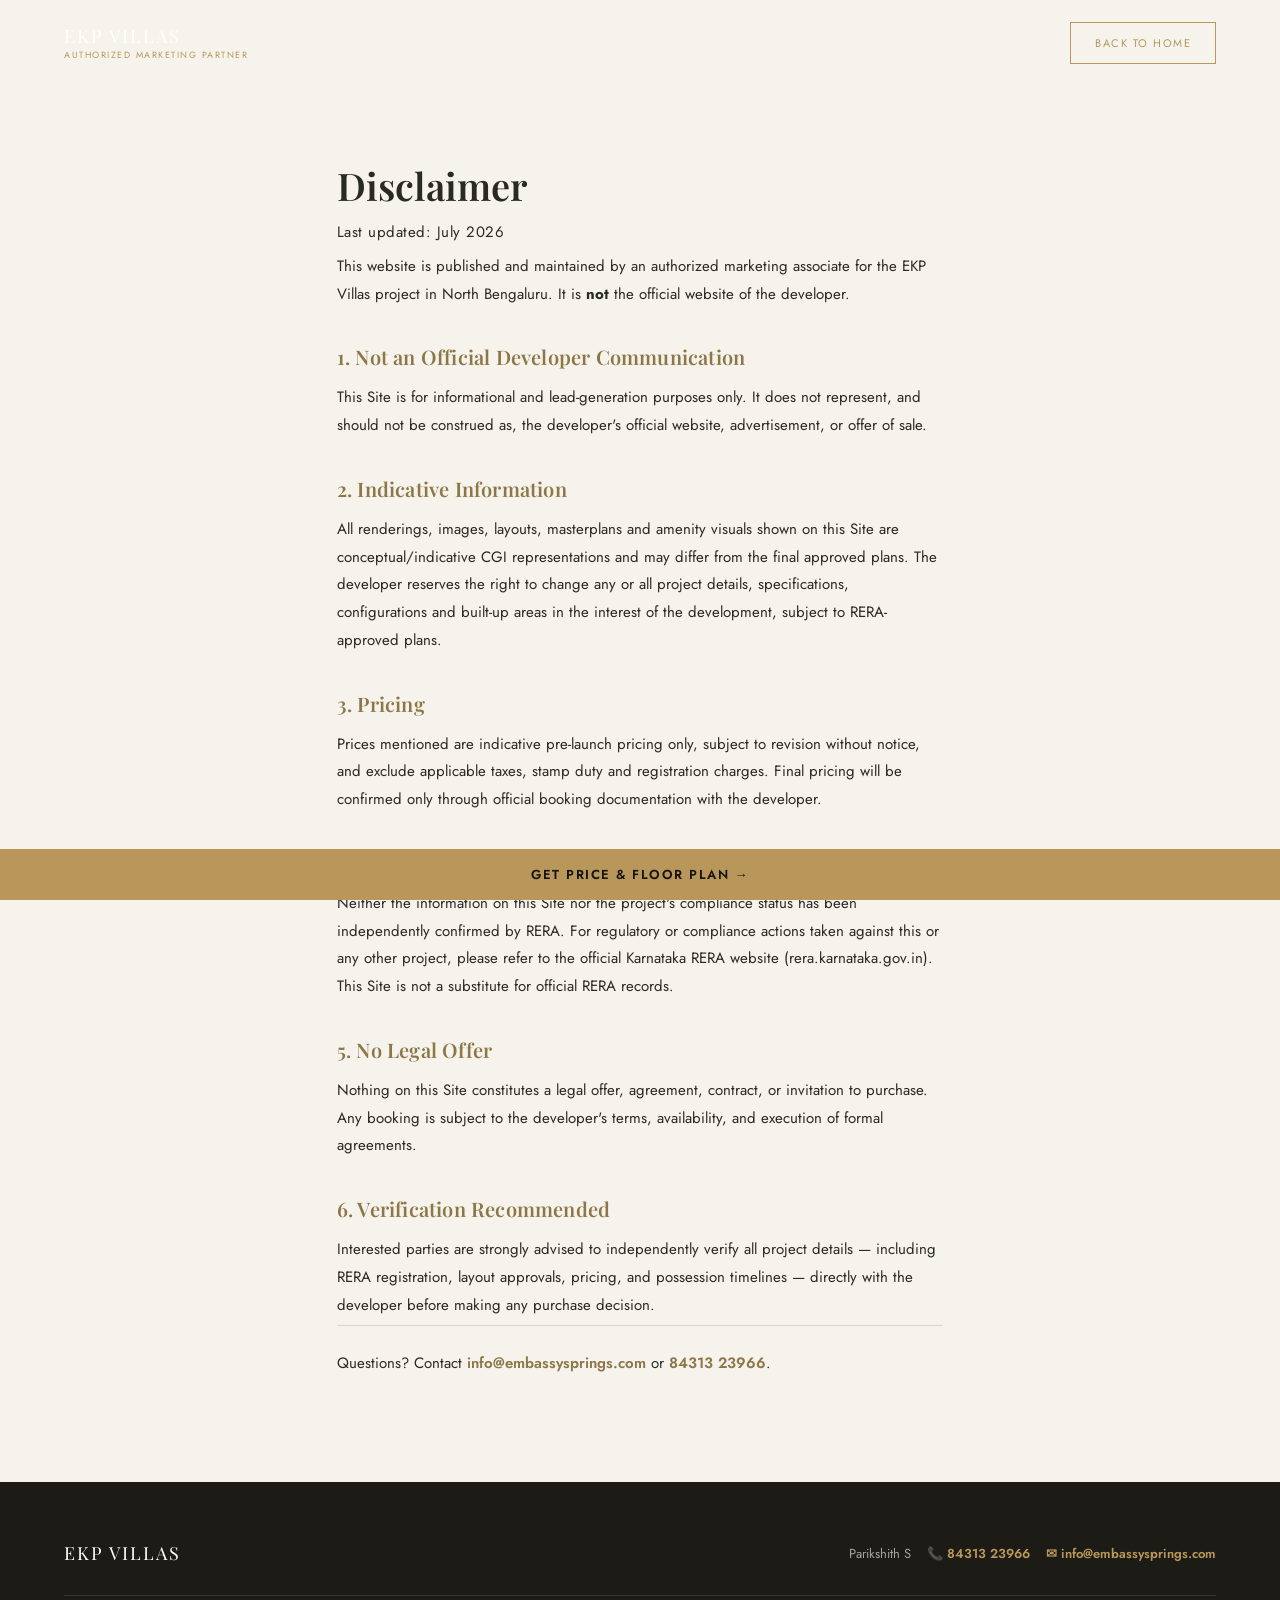
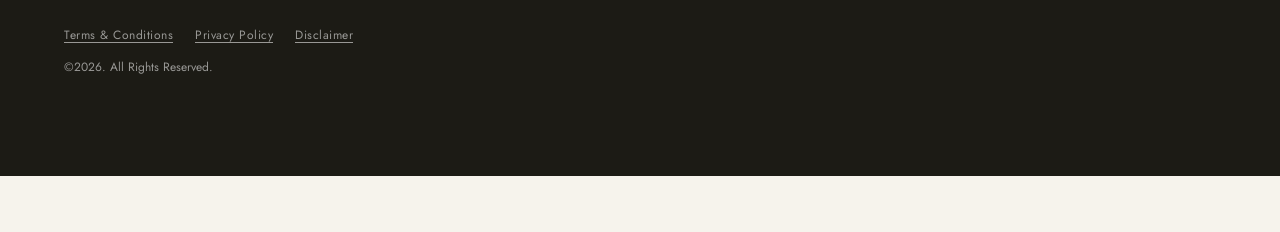
<file: disclaimer.html>
<!DOCTYPE html>
<html lang="en">
<head>
<meta charset="UTF-8">
<meta name="viewport" content="width=device-width, initial-scale=1.0">
<title>Disclaimer | EKP Villas</title>
<meta name="description" content="Disclaimer for the EKP Villas pre-launch information website, North Bengaluru. Not an official developer communication.">
<meta name="robots" content="index, follow">
<link rel="canonical" href="https://luxuryprojectinsadahalli.com/disclaimer.html">
<link rel="icon" type="image/svg+xml" href="data:image/svg+xml,%3Csvg xmlns='http://www.w3.org/2000/svg' viewBox='0 0 100 100'%3E%3Crect width='100' height='100' fill='%2315140f'/%3E%3Ctext x='50' y='68' font-size='60' text-anchor='middle' fill='%23b9975a' font-family='Georgia,serif'%3EK%3C/text%3E%3C/svg%3E">
<link rel="stylesheet" href="style.css">
<link rel="preconnect" href="https://fonts.googleapis.com">
<link href="https://fonts.googleapis.com/css2?family=Playfair+Display:ital,wght@0,500;0,600;1,500;1,600&family=Jost:wght@300;400;500;600&display=swap" rel="stylesheet">
</head>
<body>

  <header class="navbar scrolled">
    <a href="index.html" class="logo">
      EKP VILLAS
      <span>Authorized Marketing Partner</span>
    </a>
    <a href="index.html" class="nav-cta">Back to Home</a>
  </header>

  <section class="legal-page">
    <h1>Disclaimer</h1>
    <p class="legal-updated">Last updated: July 2026</p>

    <p>This website is published and maintained by an authorized marketing associate for the EKP Villas project in North Bengaluru. It is <strong>not</strong> the official website of the developer.</p>

    <h2>1. Not an Official Developer Communication</h2>
    <p>This Site is for informational and lead-generation purposes only. It does not represent, and should not be construed as, the developer's official website, advertisement, or offer of sale.</p>

    <h2>2. Indicative Information</h2>
    <p>All renderings, images, layouts, masterplans and amenity visuals shown on this Site are conceptual/indicative CGI representations and may differ from the final approved plans. The developer reserves the right to change any or all project details, specifications, configurations and built-up areas in the interest of the development, subject to RERA-approved plans.</p>

    <h2>3. Pricing</h2>
    <p>Prices mentioned are indicative pre-launch pricing only, subject to revision without notice, and exclude applicable taxes, stamp duty and registration charges. Final pricing will be confirmed only through official booking documentation with the developer.</p>

    <h2>4. RERA Compliance</h2>
    <p>Neither the information on this Site nor the project's compliance status has been independently confirmed by RERA. For regulatory or compliance actions taken against this or any other project, please refer to the official Karnataka RERA website (rera.karnataka.gov.in). This Site is not a substitute for official RERA records.</p>

    <h2>5. No Legal Offer</h2>
    <p>Nothing on this Site constitutes a legal offer, agreement, contract, or invitation to purchase. Any booking is subject to the developer's terms, availability, and execution of formal agreements.</p>

    <h2>6. Verification Recommended</h2>
    <p>Interested parties are strongly advised to independently verify all project details — including RERA registration, layout approvals, pricing, and possession timelines — directly with the developer before making any purchase decision.</p>

    <p class="legal-contact">Questions? Contact <a href="mailto:info@embassysprings.com">info@embassysprings.com</a> or <a href="tel:8431323966">84313 23966</a>.</p>
  </section>

  <footer>
    <div class="footer-top">
      <a href="index.html" class="logo">EKP VILLAS</a>
      <div class="footer-phone">
        <span>Parikshith S</span>
        <a href="tel:8431323966">📞 84313 23966</a>
        <a href="mailto:info@embassysprings.com">✉ info@embassysprings.com</a>
      </div>
    </div>
    <div class="legal-links">
      <a href="terms.html">Terms &amp; Conditions</a>
      <a href="privacy.html">Privacy Policy</a>
      <a href="disclaimer.html">Disclaimer</a>
    </div>
    <p class="copy">©2026. All Rights Reserved.</p>
  </footer>

  <a href="index.html#enquire" class="sticky-cta">Get Price &amp; Floor Plan →</a>

  <script src="script.js"></script>
</body>
</html>
</file>
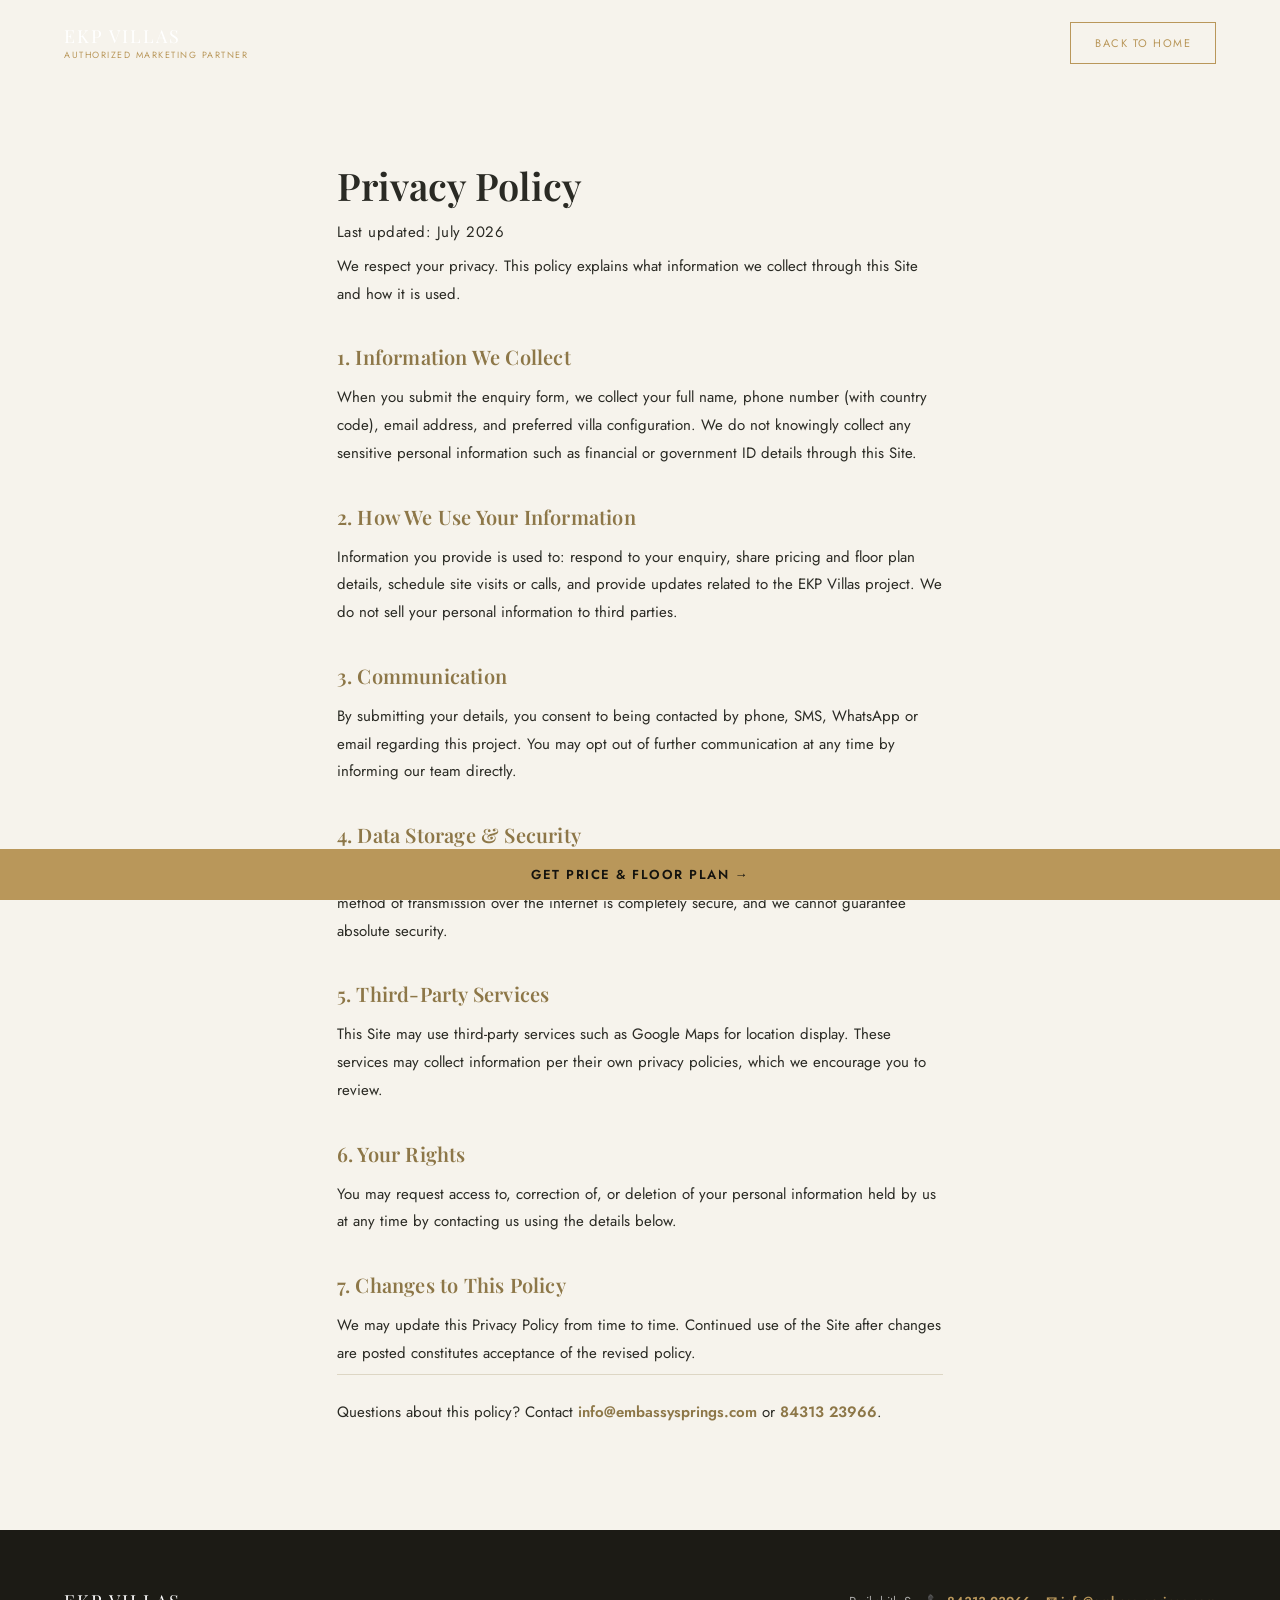
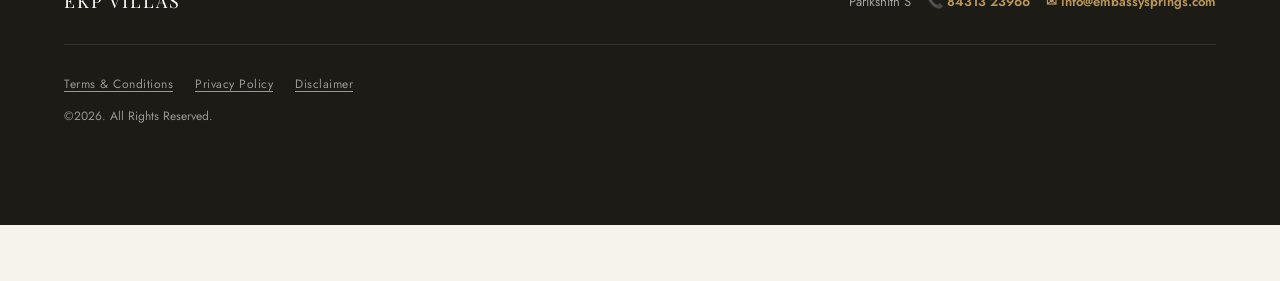
<file: privacy.html>
<!DOCTYPE html>
<html lang="en">
<head>
<meta charset="UTF-8">
<meta name="viewport" content="width=device-width, initial-scale=1.0">
<title>Privacy Policy | EKP Villas</title>
<meta name="description" content="Privacy policy for the EKP Villas pre-launch information website, North Bengaluru.">
<meta name="robots" content="index, follow">
<link rel="canonical" href="https://luxuryprojectinsadahalli.com/privacy.html">
<link rel="icon" type="image/svg+xml" href="data:image/svg+xml,%3Csvg xmlns='http://www.w3.org/2000/svg' viewBox='0 0 100 100'%3E%3Crect width='100' height='100' fill='%2315140f'/%3E%3Ctext x='50' y='68' font-size='60' text-anchor='middle' fill='%23b9975a' font-family='Georgia,serif'%3EK%3C/text%3E%3C/svg%3E">
<link rel="stylesheet" href="style.css">
<link rel="preconnect" href="https://fonts.googleapis.com">
<link href="https://fonts.googleapis.com/css2?family=Playfair+Display:ital,wght@0,500;0,600;1,500;1,600&family=Jost:wght@300;400;500;600&display=swap" rel="stylesheet">
</head>
<body>

  <header class="navbar scrolled">
    <a href="index.html" class="logo">
      EKP VILLAS
      <span>Authorized Marketing Partner</span>
    </a>
    <a href="index.html" class="nav-cta">Back to Home</a>
  </header>

  <section class="legal-page">
    <h1>Privacy Policy</h1>
    <p class="legal-updated">Last updated: July 2026</p>

    <p>We respect your privacy. This policy explains what information we collect through this Site and how it is used.</p>

    <h2>1. Information We Collect</h2>
    <p>When you submit the enquiry form, we collect your full name, phone number (with country code), email address, and preferred villa configuration. We do not knowingly collect any sensitive personal information such as financial or government ID details through this Site.</p>

    <h2>2. How We Use Your Information</h2>
    <p>Information you provide is used to: respond to your enquiry, share pricing and floor plan details, schedule site visits or calls, and provide updates related to the EKP Villas project. We do not sell your personal information to third parties.</p>

    <h2>3. Communication</h2>
    <p>By submitting your details, you consent to being contacted by phone, SMS, WhatsApp or email regarding this project. You may opt out of further communication at any time by informing our team directly.</p>

    <h2>4. Data Storage &amp; Security</h2>
    <p>We take reasonable measures to protect the information you share with us. However, no method of transmission over the internet is completely secure, and we cannot guarantee absolute security.</p>

    <h2>5. Third-Party Services</h2>
    <p>This Site may use third-party services such as Google Maps for location display. These services may collect information per their own privacy policies, which we encourage you to review.</p>

    <h2>6. Your Rights</h2>
    <p>You may request access to, correction of, or deletion of your personal information held by us at any time by contacting us using the details below.</p>

    <h2>7. Changes to This Policy</h2>
    <p>We may update this Privacy Policy from time to time. Continued use of the Site after changes are posted constitutes acceptance of the revised policy.</p>

    <p class="legal-contact">Questions about this policy? Contact <a href="mailto:info@embassysprings.com">info@embassysprings.com</a> or <a href="tel:8431323966">84313 23966</a>.</p>
  </section>

  <footer>
    <div class="footer-top">
      <a href="index.html" class="logo">EKP VILLAS</a>
      <div class="footer-phone">
        <span>Parikshith S</span>
        <a href="tel:8431323966">📞 84313 23966</a>
        <a href="mailto:info@embassysprings.com">✉ info@embassysprings.com</a>
      </div>
    </div>
    <div class="legal-links">
      <a href="terms.html">Terms &amp; Conditions</a>
      <a href="privacy.html">Privacy Policy</a>
      <a href="disclaimer.html">Disclaimer</a>
    </div>
    <p class="copy">©2026. All Rights Reserved.</p>
  </footer>

  <a href="index.html#enquire" class="sticky-cta">Get Price &amp; Floor Plan →</a>

  <script src="script.js"></script>
</body>
</html>
</file>
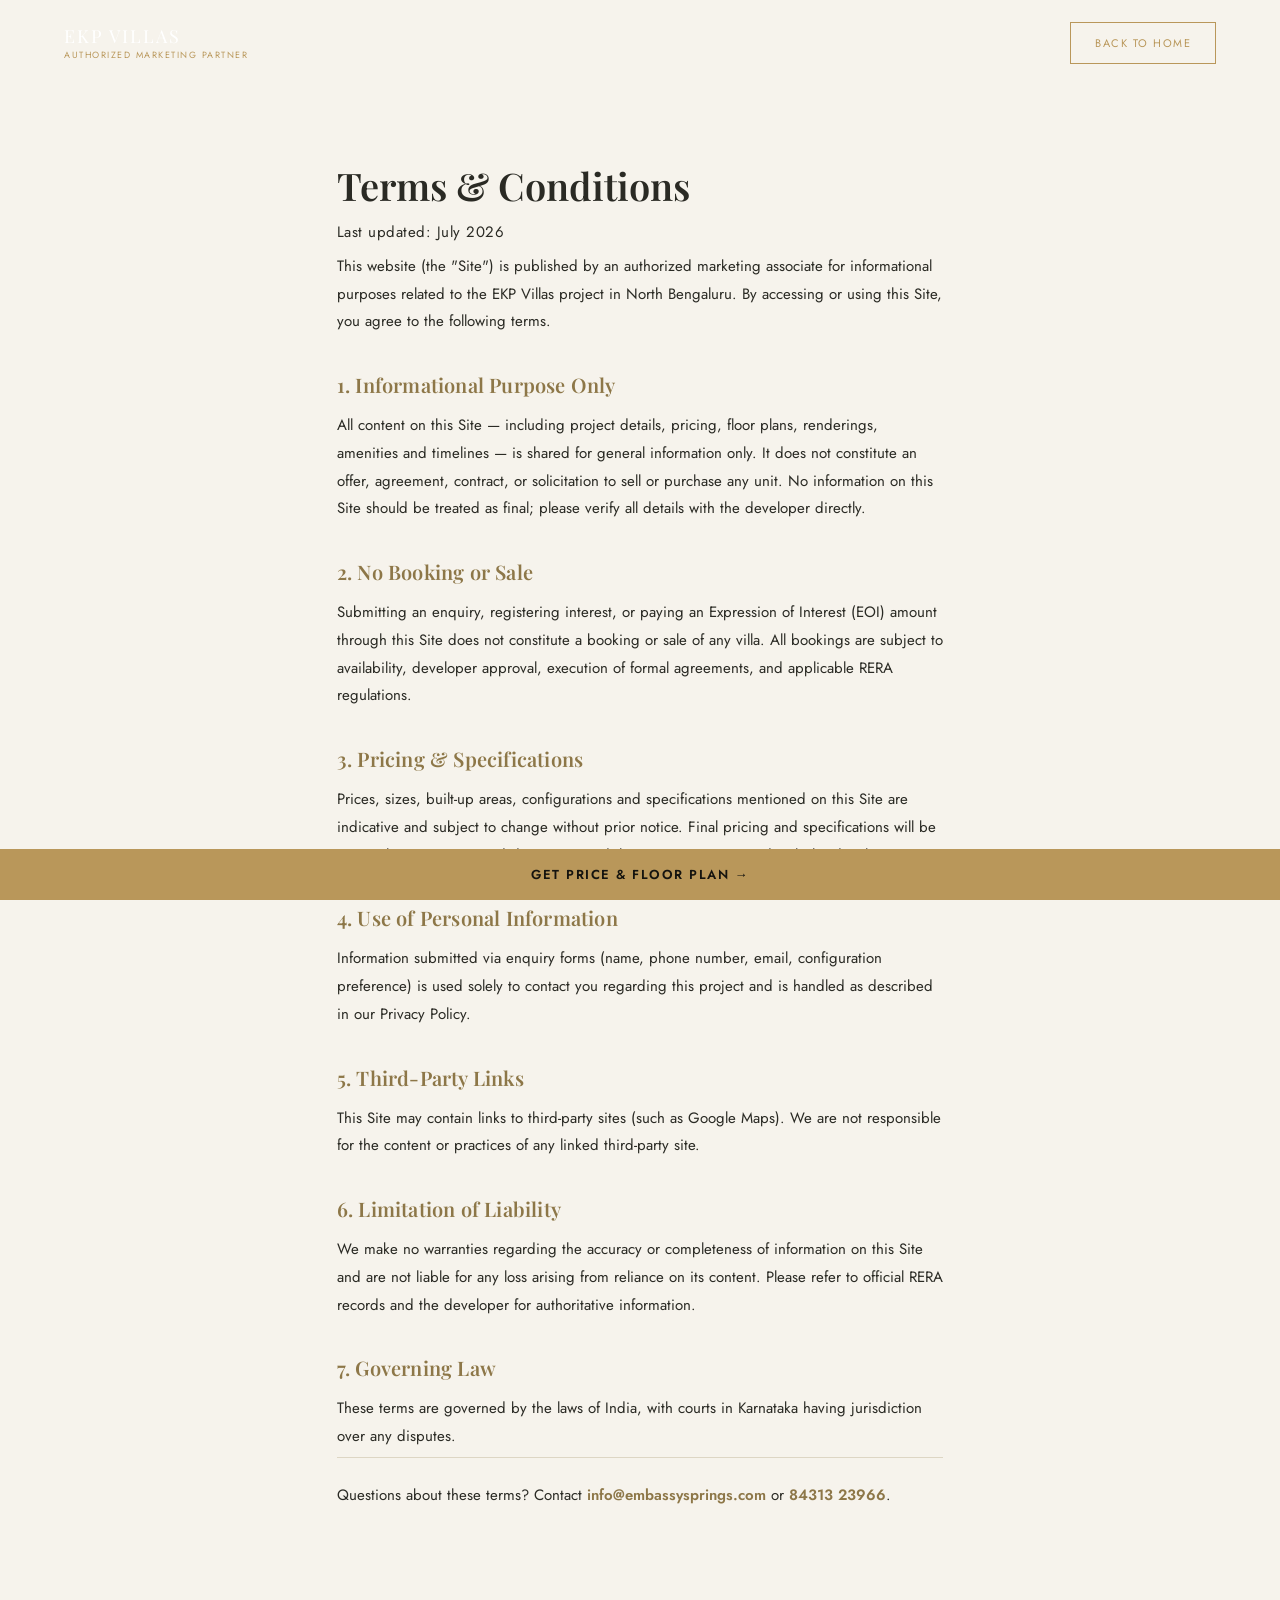
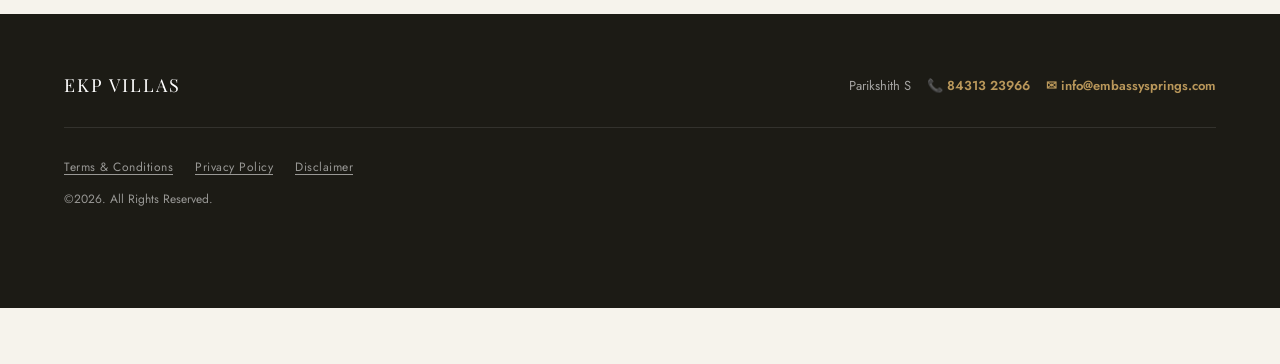
<file: terms.html>
<!DOCTYPE html>
<html lang="en">
<head>
<meta charset="UTF-8">
<meta name="viewport" content="width=device-width, initial-scale=1.0">
<title>Terms &amp; Conditions | EKP Villas</title>
<meta name="description" content="Terms and conditions for using the EKP Villas pre-launch information website, North Bengaluru.">
<meta name="robots" content="index, follow">
<link rel="canonical" href="https://luxuryprojectinsadahalli.com/terms.html">
<link rel="icon" type="image/svg+xml" href="data:image/svg+xml,%3Csvg xmlns='http://www.w3.org/2000/svg' viewBox='0 0 100 100'%3E%3Crect width='100' height='100' fill='%2315140f'/%3E%3Ctext x='50' y='68' font-size='60' text-anchor='middle' fill='%23b9975a' font-family='Georgia,serif'%3EK%3C/text%3E%3C/svg%3E">
<link rel="stylesheet" href="style.css">
<link rel="preconnect" href="https://fonts.googleapis.com">
<link href="https://fonts.googleapis.com/css2?family=Playfair+Display:ital,wght@0,500;0,600;1,500;1,600&family=Jost:wght@300;400;500;600&display=swap" rel="stylesheet">
</head>
<body>

  <header class="navbar scrolled">
    <a href="index.html" class="logo">
      EKP VILLAS
      <span>Authorized Marketing Partner</span>
    </a>
    <a href="index.html" class="nav-cta">Back to Home</a>
  </header>

  <section class="legal-page">
    <h1>Terms &amp; Conditions</h1>
    <p class="legal-updated">Last updated: July 2026</p>

    <p>This website (the "Site") is published by an authorized marketing associate for informational purposes related to the EKP Villas project in North Bengaluru. By accessing or using this Site, you agree to the following terms.</p>

    <h2>1. Informational Purpose Only</h2>
    <p>All content on this Site — including project details, pricing, floor plans, renderings, amenities and timelines — is shared for general information only. It does not constitute an offer, agreement, contract, or solicitation to sell or purchase any unit. No information on this Site should be treated as final; please verify all details with the developer directly.</p>

    <h2>2. No Booking or Sale</h2>
    <p>Submitting an enquiry, registering interest, or paying an Expression of Interest (EOI) amount through this Site does not constitute a booking or sale of any villa. All bookings are subject to availability, developer approval, execution of formal agreements, and applicable RERA regulations.</p>

    <h2>3. Pricing &amp; Specifications</h2>
    <p>Prices, sizes, built-up areas, configurations and specifications mentioned on this Site are indicative and subject to change without prior notice. Final pricing and specifications will be as per the RERA-approved documents and the agreement executed with the developer.</p>

    <h2>4. Use of Personal Information</h2>
    <p>Information submitted via enquiry forms (name, phone number, email, configuration preference) is used solely to contact you regarding this project and is handled as described in our Privacy Policy.</p>

    <h2>5. Third-Party Links</h2>
    <p>This Site may contain links to third-party sites (such as Google Maps). We are not responsible for the content or practices of any linked third-party site.</p>

    <h2>6. Limitation of Liability</h2>
    <p>We make no warranties regarding the accuracy or completeness of information on this Site and are not liable for any loss arising from reliance on its content. Please refer to official RERA records and the developer for authoritative information.</p>

    <h2>7. Governing Law</h2>
    <p>These terms are governed by the laws of India, with courts in Karnataka having jurisdiction over any disputes.</p>

    <p class="legal-contact">Questions about these terms? Contact <a href="mailto:info@embassysprings.com">info@embassysprings.com</a> or <a href="tel:8431323966">84313 23966</a>.</p>
  </section>

  <footer>
    <div class="footer-top">
      <a href="index.html" class="logo">EKP VILLAS</a>
      <div class="footer-phone">
        <span>Parikshith S</span>
        <a href="tel:8431323966">📞 84313 23966</a>
        <a href="mailto:info@embassysprings.com">✉ info@embassysprings.com</a>
      </div>
    </div>
    <div class="legal-links">
      <a href="terms.html">Terms &amp; Conditions</a>
      <a href="privacy.html">Privacy Policy</a>
      <a href="disclaimer.html">Disclaimer</a>
    </div>
    <p class="copy">©2026. All Rights Reserved.</p>
  </footer>

  <a href="index.html#enquire" class="sticky-cta">Get Price &amp; Floor Plan →</a>

  <script src="script.js"></script>
</body>
</html>
</file>
<file: style.css>
:root {
  --black: #15140f;
  --black-soft: #1c1b15;
  --cream: #f6f3ec;
  --cream-dim: #ece7da;
  --gold: #b9975a;
  --gold-dim: #8d7748;
  --text: #2a2a24;
  --muted: #6e6a5d;
  --muted-light: rgba(246,243,236,0.7);
}

* { margin: 0; padding: 0; box-sizing: border-box; }
html { scroll-behavior: smooth; scrollbar-color: var(--gold-dim) var(--cream-dim); scrollbar-width: thin; }

body {
  font-family: 'Jost', sans-serif;
  background: var(--cream);
  color: var(--text);
  overflow-x: hidden;
}

h1, h2, h3 { font-family: 'Playfair Display', serif; font-weight: 600; }
em { font-style: italic; font-weight: 500; color: var(--gold); }
a { color: inherit; text-decoration: none; }
ul { list-style: none; }

/* Custom scrollbar */
::-webkit-scrollbar { width: 10px; }
::-webkit-scrollbar-track { background: var(--cream-dim); }
::-webkit-scrollbar-thumb { background: var(--gold-dim); border: 2px solid var(--cream-dim); }
::-webkit-scrollbar-thumb:hover { background: var(--gold); }

/* Preloader */
.preloader {
  position: fixed;
  inset: 0;
  z-index: 300;
  background: var(--black);
  display: flex;
  align-items: center;
  justify-content: center;
  transition: opacity 0.7s ease, visibility 0.7s ease;
}
.preloader-inner { text-align: center; }
.preloader-logo {
  font-family: 'Playfair Display', serif;
  color: #fff;
  font-size: 22px;
  letter-spacing: 6px;
  margin-bottom: 18px;
  opacity: 0;
  animation: preloaderFade 1s ease forwards 0.15s;
}
.preloader-line {
  display: block;
  width: 0;
  height: 1px;
  margin: 0 auto;
  background: var(--gold);
  animation: preloaderLine 1.1s ease forwards 0.5s;
}
@keyframes preloaderFade { to { opacity: 1; } }
@keyframes preloaderLine { to { width: 120px; } }
.preloader.loaded { opacity: 0; visibility: hidden; }
body.preloading { overflow: hidden; }

/* Scroll progress bar */
.scroll-progress {
  position: fixed;
  top: 0; left: 0;
  height: 2.5px;
  width: 0%;
  background: var(--gold);
  z-index: 250;
  transition: width 0.1s linear;
}

/* Fade-up scroll animation */
.fade-up {
  opacity: 0;
  transform: translateY(28px) scale(0.98);
  transition: opacity 1s cubic-bezier(.16,.8,.24,1), transform 1s cubic-bezier(.16,.8,.24,1);
}
.fade-up.visible {
  opacity: 1;
  transform: translateY(0) scale(1);
}

/* Deterministic cascade delays for grid/list reveals */
.stat-grid .fade-up:nth-child(1),
.gallery-grid .fade-up:nth-child(1),
.highlight-grid .fade-up:nth-child(1),
.price-grid .fade-up:nth-child(1),
.about-grid .fade-up:nth-child(1),
.loc-list .fade-up:nth-child(1),
.accordion .fade-up:nth-child(1) { transition-delay: 0s; }
.stat-grid .fade-up:nth-child(2),
.gallery-grid .fade-up:nth-child(2),
.highlight-grid .fade-up:nth-child(2),
.price-grid .fade-up:nth-child(2),
.about-grid .fade-up:nth-child(2),
.loc-list .fade-up:nth-child(2),
.accordion .fade-up:nth-child(2) { transition-delay: 0.12s; }
.stat-grid .fade-up:nth-child(3),
.gallery-grid .fade-up:nth-child(3),
.highlight-grid .fade-up:nth-child(3),
.price-grid .fade-up:nth-child(3),
.about-grid .fade-up:nth-child(3),
.loc-list .fade-up:nth-child(3),
.accordion .fade-up:nth-child(3) { transition-delay: 0.24s; }
.stat-grid .fade-up:nth-child(4),
.gallery-grid .fade-up:nth-child(4),
.highlight-grid .fade-up:nth-child(4),
.loc-list .fade-up:nth-child(4),
.accordion .fade-up:nth-child(4) { transition-delay: 0.36s; }
.accordion .fade-up:nth-child(5) { transition-delay: 0.48s; }

/* Navbar */
.navbar {
  position: fixed;
  top: 0; left: 0; right: 0;
  z-index: 100;
  display: flex;
  align-items: center;
  justify-content: space-between;
  padding: 22px 5%;
  background: rgba(21,20,15,0.0);
  transition: background 0.4s ease, padding 0.4s ease;
}
.navbar.scrolled {
  background: rgba(21,20,15,0.92);
  padding: 14px 5%;
  backdrop-filter: blur(8px);
}

.logo {
  color: #fff;
  font-family: 'Playfair Display', serif;
  font-size: 18px;
  letter-spacing: 2px;
  display: flex;
  flex-direction: column;
  line-height: 1.3;
}
.logo span {
  font-family: 'Jost', sans-serif;
  font-size: 9px;
  letter-spacing: 1.5px;
  color: var(--gold);
  text-transform: uppercase;
}

.nav-links { display: flex; gap: 34px; }
.nav-links a {
  position: relative;
  color: rgba(255,255,255,0.85);
  font-size: 12px;
  letter-spacing: 1.5px;
  text-transform: uppercase;
  padding-bottom: 4px;
}
.nav-links a::after {
  content: '';
  position: absolute;
  left: 0; bottom: 0;
  width: 100%;
  height: 1px;
  background: var(--gold);
  transform: scaleX(0);
  transform-origin: right;
  transition: transform 0.35s ease;
}
.nav-links a:hover { color: var(--gold); }
.nav-links a:hover::after { transform: scaleX(1); transform-origin: left; }

.nav-cta {
  border: 1px solid var(--gold);
  color: var(--gold);
  font-size: 11px;
  letter-spacing: 1.5px;
  text-transform: uppercase;
  padding: 12px 24px;
}
.nav-cta:hover { background: var(--gold); color: var(--black); }

.nav-toggle {
  display: none;
  flex-direction: column;
  justify-content: center;
  gap: 5px;
  width: 30px;
  height: 24px;
  background: none;
  border: none;
  cursor: pointer;
  z-index: 200;
}
.nav-toggle span {
  display: block;
  width: 100%;
  height: 1.5px;
  background: #fff;
  transition: transform 0.3s ease, opacity 0.3s ease;
}
.nav-toggle.open span:nth-child(1) { transform: translateY(6.5px) rotate(45deg); }
.nav-toggle.open span:nth-child(2) { opacity: 0; }
.nav-toggle.open span:nth-child(3) { transform: translateY(-6.5px) rotate(-45deg); }

.mobile-nav {
  position: fixed;
  top: 0; right: -100%;
  width: 78%;
  max-width: 320px;
  height: 100vh;
  background: var(--black);
  z-index: 150;
  display: flex;
  flex-direction: column;
  justify-content: center;
  gap: 28px;
  padding: 40px;
  transition: right 0.4s ease;
}
.mobile-nav.open { right: 0; }

.nav-backdrop {
  position: fixed;
  top: 0; left: 0; right: 0; bottom: 0;
  background: rgba(0,0,0,0.5);
  z-index: 140;
  opacity: 0;
  pointer-events: none;
  transition: opacity 0.3s ease;
}
.nav-backdrop.open {
  opacity: 1;
  pointer-events: auto;
}
.mobile-nav a {
  color: #fff;
  font-size: 16px;
  letter-spacing: 1px;
  text-transform: uppercase;
}
.mobile-nav .btn-gold {
  margin-top: 14px;
  text-align: center;
}
body.nav-open { overflow: hidden; }

/* Hero */
.hero {
  position: relative;
  height: 100vh;
  display: flex;
  align-items: center;
  overflow: hidden;
}
.hero-slider {
  position: absolute;
  top: 0; left: 0;
  width: 100%; height: 100%;
  z-index: 0;
}
.hero-slide {
  position: absolute;
  top: 0; left: 0;
  width: 100%; height: 100%;
  background-size: cover;
  background-position: center;
  opacity: 0;
  transform: scale(1);
  transition: opacity 1.6s ease;
}
.hero-slide.active {
  opacity: 1;
  animation: heroKenBurns 9s ease-out forwards;
}
@keyframes heroKenBurns {
  0% { transform: scale(1.06); }
  100% { transform: scale(1); }
}
.hero-slider-dots {
  position: absolute;
  bottom: 40px;
  right: 5%;
  z-index: 2;
  display: flex;
  gap: 10px;
}
.hero-slider-dots button {
  width: 8px;
  height: 8px;
  border-radius: 50%;
  border: none;
  padding: 0;
  background: rgba(255,255,255,0.4);
  cursor: pointer;
  transition: background 0.3s ease, width 0.3s ease, border-radius 0.3s ease;
}
.hero-slider-dots button.active {
  background: var(--gold);
  width: 24px;
  border-radius: 4px;
}
.hero-overlay {
  position: absolute;
  top: 0; left: 0; right: 0; bottom: 0;
  background:
    radial-gradient(ellipse at 50% 50%, rgba(0,0,0,0) 45%, rgba(6,6,4,0.45) 100%),
    linear-gradient(90deg, rgba(8,8,6,0.82) 0%, rgba(8,8,6,0.55) 40%, rgba(8,8,6,0.25) 70%),
    linear-gradient(180deg, rgba(10,10,8,0.6) 0%, rgba(10,10,8,0.4) 45%, rgba(10,10,8,0.82) 100%);
  z-index: 1;
}
.hero-content {
  position: relative;
  z-index: 2;
  color: #fff;
  max-width: 720px;
  padding: 0 5%;
}
.eyebrow {
  display: flex;
  align-items: center;
  gap: 14px;
  letter-spacing: 4px;
  font-size: 12px;
  color: var(--gold);
  margin-bottom: 24px;
  text-transform: uppercase;
  text-shadow: 0 2px 12px rgba(0,0,0,0.5);
}
.eyebrow::before {
  content: '';
  width: 40px;
  height: 1px;
  background: var(--gold);
}
.hero h1 {
  font-size: 58px;
  letter-spacing: 0.5px;
  line-height: 1.18;
  margin-bottom: 26px;
  text-shadow: 0 2px 20px rgba(0,0,0,0.45), 0 1px 4px rgba(0,0,0,0.6);
}
.hero-sub {
  font-size: 16px;
  color: rgba(255,255,255,0.92);
  max-width: 480px;
  margin-bottom: 34px;
  padding-left: 18px;
  border-left: 1px solid rgba(185,151,90,0.6);
  text-shadow: 0 1px 10px rgba(0,0,0,0.5);
}

.btn-gold {
  display: inline-block;
  background: var(--gold);
  color: var(--black);
  padding: 16px 36px;
  font-size: 12px;
  letter-spacing: 2px;
  text-transform: uppercase;
  transition: background 0.3s ease, transform 0.3s ease;
}
.btn-gold:hover { background: var(--cream); transform: translateY(-2px); }

.btn-outline {
  display: inline-block;
  border: 1px solid var(--gold-dim);
  color: var(--gold-dim);
  padding: 14px 30px;
  font-size: 11px;
  letter-spacing: 2px;
  text-transform: uppercase;
  transition: all 0.3s ease;
}
.btn-outline:hover { background: var(--gold); color: #fff; border-color: var(--gold); }

.scroll-indicator {
  position: absolute;
  bottom: -120px;
  left: 0;
  font-size: 10px;
  letter-spacing: 3px;
  color: rgba(255,255,255,0.7);
  display: flex;
  flex-direction: column;
  align-items: center;
  gap: 10px;
}
.scroll-indicator span {
  width: 1px;
  height: 36px;
  background: rgba(255,255,255,0.5);
  animation: scrolldown 1.8s infinite;
}
@keyframes scrolldown {
  0% { transform: scaleY(0); transform-origin: top; opacity: 0; }
  40% { transform: scaleY(1); transform-origin: top; opacity: 1; }
  100% { transform: scaleY(0); transform-origin: bottom; opacity: 0; }
}

/* Marquee */
.marquee {
  background: var(--black);
  overflow: hidden;
  padding: 16px 0;
  white-space: nowrap;
}
.marquee-track {
  display: inline-flex;
  animation: scrollMarquee 32s linear infinite;
}
.marquee-track span {
  color: var(--gold);
  font-size: 12px;
  letter-spacing: 2px;
  text-transform: uppercase;
  padding: 0 28px;
}
@keyframes scrollMarquee {
  0% { transform: translateX(0); }
  100% { transform: translateX(-50%); }
}

/* Section generics */
section { padding: 110px 5%; }
.tag {
  display: flex;
  align-items: center;
  gap: 12px;
  color: var(--gold-dim);
  font-size: 12px;
  letter-spacing: 3px;
  text-transform: uppercase;
  margin-bottom: 18px;
}
.tag::before {
  content: '';
  width: 32px;
  height: 1px;
  background: currentColor;
  opacity: 0.7;
  transform: scaleX(0);
  transform-origin: left;
  transition: transform 0.8s cubic-bezier(.2,.6,.2,1) 0.35s;
}
.fade-up.visible.tag::before { transform: scaleX(1); }
.tag.center { justify-content: center; }
.tag.center::before { transform-origin: right; }
.tag.center::after {
  content: '';
  width: 32px;
  height: 1px;
  background: currentColor;
  opacity: 0.7;
  transform: scaleX(0);
  transform-origin: left;
  transition: transform 0.8s cubic-bezier(.2,.6,.2,1) 0.35s;
}
.fade-up.visible.tag.center::after { transform: scaleX(1); }
.center { text-align: center; }
section h2 { font-size: 38px; line-height: 1.3; margin-bottom: 24px; letter-spacing: 0.2px; }

/* Overview */
.overview {
  display: grid;
  grid-template-columns: 1.2fr 1fr;
  gap: 60px;
  align-items: start;
}
.overview-text p { color: var(--muted); font-size: 15.5px; line-height: 1.85; margin-bottom: 26px; max-width: 520px; }
.overview-text ul { margin-bottom: 30px; }
.overview-text li { font-size: 14px; color: var(--text); margin-bottom: 12px; }

.stat-grid {
  display: grid;
  grid-template-columns: repeat(2, 1fr);
  gap: 1px;
  background: var(--gold-dim);
  border: 1px solid var(--gold-dim);
}
.stat-box {
  background: var(--cream);
  padding: 36px 24px;
  transition: background 0.35s ease, transform 0.35s ease;
}
.stat-box:hover { background: #fff; transform: translateY(-4px); }
.stat-box strong {
  display: block;
  font-family: 'Playfair Display', serif;
  font-size: 32px;
  color: var(--gold-dim);
  margin-bottom: 8px;
}
.stat-box span {
  font-size: 11px;
  letter-spacing: 1.5px;
  text-transform: uppercase;
  color: var(--muted);
}

/* Gallery */
.gallery { padding: 0 5% 110px; }
.gallery-grid {
  display: grid;
  grid-template-columns: repeat(3, 1fr);
  grid-template-rows: 280px 280px;
  gap: 8px;
}
.g-item {
  position: relative;
  border-radius: 2px;
  overflow: hidden;
  border: 1px solid transparent;
  transition: border-color 0.4s ease;
}
.g-item::after {
  content: '';
  position: absolute;
  inset: 0;
  background: linear-gradient(180deg, rgba(0,0,0,0) 55%, rgba(10,10,8,0.45) 100%);
  opacity: 0;
  transition: opacity 0.4s ease;
  pointer-events: none;
  z-index: 1;
}
.g-item::before {
  content: '';
  position: absolute;
  inset: 0;
  background: var(--cream-dim);
  transform: scaleX(1);
  transform-origin: right;
  transition: transform 0.9s cubic-bezier(.65,0,.35,1) 0.1s;
  z-index: 2;
  pointer-events: none;
}
.g-item.visible::before { transform: scaleX(0); }
.g-item:hover { border-color: var(--gold); }
.g-item:hover::after { opacity: 1; }
.g-item img {
  width: 100%;
  height: 100%;
  object-fit: cover;
  display: block;
  transform: scale(1.12);
  transition: transform 1s cubic-bezier(.16,.8,.24,1) 0.15s;
}
.g-item.visible img { transform: scale(1); }
.g-item:hover img { transform: scale(1.05); }
.g-tall { grid-row: span 2; }
.g-wide { grid-column: span 2; }

/* Highlights */
.highlights { background: var(--black); color: #fff; }
.highlights .tag { color: var(--gold); }
.highlights h2 { color: #fff; }
.highlight-grid {
  display: grid;
  grid-template-columns: repeat(4, 1fr);
  gap: 1px;
  background: rgba(255,255,255,0.12);
  margin-top: 60px;
}
.highlight-card {
  background: var(--black);
  padding: 40px 28px;
  position: relative;
  overflow: hidden;
  transition: background 0.4s ease;
}
.highlight-card::before {
  content: '';
  position: absolute;
  top: 0; left: 0;
  width: 0%;
  height: 2px;
  background: var(--gold);
  transition: width 0.5s ease;
}
.highlight-card:hover { background: var(--black-soft); }
.highlight-card:hover::before { width: 100%; }
.hnum { font-family: 'Playfair Display', serif; font-size: 13px; color: rgba(255,255,255,0.35); }
.htag { color: var(--gold); font-size: 11px; letter-spacing: 2px; margin: 18px 0 10px; }
.highlight-card h3 { color: #fff; font-size: 19px; margin-bottom: 12px; }
.highlight-card p { font-size: 13.5px; color: rgba(255,255,255,0.6); line-height: 1.7; }

/* Pricing */
.pricing { background: var(--cream-dim); }
.price-grid {
  display: grid;
  grid-template-columns: repeat(3, 1fr);
  gap: 22px;
  margin-top: 60px;
}
.price-card {
  background: var(--cream);
  border: 1px solid #ddd6c4;
  padding: 38px 28px;
  position: relative;
  transition: transform 0.4s ease, box-shadow 0.4s ease, border-color 0.4s ease;
}
.price-card:hover { transform: translateY(-6px); box-shadow: 0 24px 48px rgba(185,151,90,0.18); border-color: var(--gold-dim); }
.price-card.featured { border-color: var(--gold); background: #fffdf7; box-shadow: 0 14px 34px rgba(185,151,90,0.15); }
.ribbon {
  position: absolute;
  top: -1px; right: -1px;
  background: var(--gold);
  color: #fff;
  font-family: 'Playfair Display', serif;
  font-size: 10px;
  letter-spacing: 1px;
  text-transform: uppercase;
  padding: 6px 14px;
}
.price-card h3 { font-size: 24px; margin-bottom: 10px; }
.psize { font-size: 12.5px; color: var(--muted); margin-bottom: 14px; }
.pprice { font-family: 'Playfair Display', serif; font-size: 22px; color: var(--gold-dim); margin-bottom: 18px; }
.price-card ul { margin-bottom: 26px; }
.price-card li {
  font-size: 13px;
  color: var(--text);
  margin-bottom: 8px;
  padding-left: 14px;
  position: relative;
}
.price-card li::before {
  content: '✦';
  position: absolute;
  left: 0;
  color: var(--gold);
  font-size: 10px;
}
.price-note {
  text-align: center;
  font-size: 12px;
  color: var(--muted);
  max-width: 640px;
  margin: 50px auto 0;
  line-height: 1.7;
}

/* Location */
.location {
  display: grid;
  grid-template-columns: 1fr 1fr;
  gap: 60px;
  align-items: center;
}
.location-text p { color: var(--muted); font-size: 15px; line-height: 1.8; margin-bottom: 30px; max-width: 460px; }
.loc-list {
  display: grid;
  grid-template-columns: repeat(2, 1fr);
  gap: 24px;
  margin-bottom: 34px;
}
.loc-list div { display: flex; flex-direction: column; gap: 6px; padding-left: 16px; border-left: 2px solid rgba(185,151,90,0.4); }
.loc-list strong { font-family: 'Playfair Display', serif; color: var(--gold-dim); font-size: 18px; }
.loc-list span { font-size: 12.5px; color: var(--muted); }
.location-map {
  padding: 10px;
  background: var(--cream);
  border: 1px solid var(--gold-dim);
}
.location-map iframe {
  width: 100%;
  height: 360px;
  border: 0;
  display: block;
  filter: grayscale(15%);
}

/* About */
.about { text-align: center; }
.about-lead {
  max-width: 640px;
  margin: 0 auto 60px;
  font-size: 15.5px;
  color: var(--muted);
  line-height: 1.85;
}
.about-grid {
  display: grid;
  grid-template-columns: repeat(3, 1fr);
  gap: 1px;
  background: #ddd6c4;
  border: 1px solid #ddd6c4;
}
.about-card {
  background: var(--cream);
  padding: 40px 30px;
  text-align: left;
  position: relative;
  overflow: hidden;
  transition: background 0.4s ease;
}
.about-card::before {
  content: '';
  position: absolute;
  top: 0; left: 0;
  width: 0%;
  height: 2px;
  background: var(--gold);
  transition: width 0.5s ease;
}
.about-card:hover { background: #fffdf7; }
.about-card:hover::before { width: 100%; }
.about-card .hnum { font-family: 'Playfair Display', serif; font-size: 13px; color: var(--muted); opacity: 0.6; }
.about-card h3 { font-size: 18px; margin: 16px 0 12px; }
.about-card p { font-size: 13.5px; color: var(--muted); line-height: 1.7; }
.about-cta { display: inline-block; margin-top: 50px; }

/* FAQ */
.faq { background: var(--cream-dim); }
.accordion { max-width: 760px; margin: 60px auto 0; }
.acc-item { border-bottom: 1px solid #ddd6c4; }
.acc-head {
  width: 100%;
  background: none;
  border: none;
  text-align: left;
  font-family: 'Jost', sans-serif;
  font-size: 16px;
  padding: 24px 4px;
  display: flex;
  justify-content: space-between;
  align-items: center;
  cursor: pointer;
  color: var(--text);
  transition: color 0.3s ease;
}
.acc-head:hover, .acc-item.open .acc-head { color: var(--gold-dim); }
.acc-head span { color: var(--gold-dim); font-size: 20px; transition: transform 0.3s ease; }
.acc-item.open .acc-head span { transform: rotate(45deg); }
.acc-body {
  max-height: 0;
  overflow: hidden;
  transition: max-height 0.4s ease;
}
.acc-item.open .acc-body { max-height: 200px; }
.acc-body p { font-size: 14px; color: var(--muted); line-height: 1.8; padding: 0 4px 24px; max-width: 600px; }

/* Enquire */
.enquire { background: var(--black); color: #fff; text-align: center; }
.enquire .tag { color: var(--gold); }
.enquire h2 { color: #fff; }
.enquire-sub { color: rgba(255,255,255,0.65); max-width: 480px; margin: 0 auto 50px; font-size: 14.5px; }
.enquiry-form {
  max-width: 480px;
  margin: 0 auto 36px;
  display: flex;
  flex-direction: column;
  gap: 16px;
}
.enquiry-form input,
.enquiry-form select {
  background: rgba(255,255,255,0.05);
  border: 1px solid rgba(255,255,255,0.2);
  color: #fff;
  padding: 15px 18px;
  font-family: 'Jost', sans-serif;
  font-size: 14px;
  transition: border-color 0.3s ease, background 0.3s ease;
}
.enquiry-form input:focus,
.enquiry-form select:focus {
  outline: none;
  border-color: var(--gold);
  background: rgba(185,151,90,0.08);
}
.enquiry-form input::placeholder { color: rgba(255,255,255,0.45); }
.enquiry-form select { color: rgba(255,255,255,0.75); cursor: pointer; }
.enquiry-form select option { color: #1a1a1a; background: #fff; }
.phone-row { display: flex; gap: 10px; position: relative; }
.phone-row input { flex: 1; min-width: 0; }

/* Custom searchable country-code select */
.cc-select { position: relative; flex: 0 0 120px; }
.cc-trigger {
  width: 100%;
  height: 100%;
  background: rgba(255,255,255,0.05);
  border: 1px solid rgba(255,255,255,0.2);
  color: #fff;
  padding: 15px 10px;
  font-family: 'Jost', sans-serif;
  font-size: 14px;
  display: flex;
  align-items: center;
  justify-content: space-between;
  gap: 6px;
  cursor: pointer;
}
.cc-trigger:hover { border-color: rgba(255,255,255,0.4); }
.cc-select.open .cc-trigger { border-color: var(--gold); background: rgba(185,151,90,0.08); }
.cc-arrow { font-size: 10px; color: var(--gold); transition: transform 0.25s ease; }
.cc-select.open .cc-arrow { transform: rotate(180deg); }

.cc-dropdown {
  display: none;
  position: fixed;
  width: 280px;
  max-width: 80vw;
  background-color: var(--black-soft);
  border: 1px solid rgba(255,255,255,0.15);
  border-radius: 6px;
  box-shadow: 0 20px 50px rgba(0,0,0,0.5);
  z-index: 999;
  overflow: hidden;
  isolation: isolate;
  transform: translateZ(0);
  -webkit-transform: translateZ(0);
  will-change: transform;
  backface-visibility: hidden;
}
.cc-dropdown.open { display: block; }

.cc-search {
  width: 100%;
  padding: 14px 16px;
  background: rgba(255,255,255,0.04);
  border: none;
  border-bottom: 1px solid rgba(255,255,255,0.12);
  color: #fff;
  font-family: 'Jost', sans-serif;
  font-size: 14px;
  outline: none;
}
.cc-search::placeholder { color: rgba(255,255,255,0.4); }

.cc-list {
  list-style: none;
  max-height: 260px;
  overflow-y: auto;
  padding: 6px 0;
}
.cc-list li {
  display: flex;
  justify-content: space-between;
  gap: 12px;
  padding: 11px 16px;
  font-size: 13.5px;
  color: rgba(255,255,255,0.85);
  cursor: pointer;
}
.cc-list li:hover { background: rgba(185,151,90,0.15); color: #fff; }
.cc-item-name { white-space: nowrap; overflow: hidden; text-overflow: ellipsis; }
.cc-item-code { color: var(--gold); flex-shrink: 0; }
.cc-empty { color: rgba(255,255,255,0.45); cursor: default; justify-content: center; }
.cc-empty:hover { background: none; }

.cc-list::-webkit-scrollbar { width: 6px; }
.cc-list::-webkit-scrollbar-thumb { background: rgba(255,255,255,0.2); border-radius: 3px; }
.enquiry-form > button {
  background: var(--gold);
  color: var(--black);
  border: none;
  padding: 16px;
  font-size: 13px;
  letter-spacing: 2px;
  text-transform: uppercase;
  cursor: pointer;
  transition: background 0.3s ease;
}
.enquiry-form > button:hover { background: var(--cream); }
.contact-block { font-size: 14px; color: rgba(255,255,255,0.65); }
.contact-block a { color: var(--gold); font-weight: 600; }

/* Footer */
footer {
  background: var(--black-soft);
  color: rgba(255,255,255,0.55);
  padding: 60px 5% 100px;
}
.footer-top {
  display: flex;
  justify-content: space-between;
  align-items: center;
  padding-bottom: 30px;
  border-bottom: 1px solid rgba(255,255,255,0.1);
  margin-bottom: 30px;
}
.footer-top .logo { color: #fff; }
.footer-top .logo span { display: none; }
.footer-top nav { display: flex; gap: 26px; }
.footer-top nav a { font-size: 12px; letter-spacing: 1px; text-transform: uppercase; color: rgba(255,255,255,0.6); }
.footer-phone { display: flex; align-items: center; gap: 16px; flex-wrap: wrap; font-size: 13px; color: var(--gold); font-weight: 600; }
.footer-phone span { color: rgba(255,255,255,0.6); font-weight: 400; }
.footer-phone a { color: var(--gold); }

.legal-links { display: flex; gap: 22px; margin-bottom: 14px; }
.legal-links a { font-size: 12px; letter-spacing: 0.5px; color: rgba(255,255,255,0.55); text-decoration: underline; text-underline-offset: 3px; }
.legal-links a:hover { color: var(--gold); }

.rera-block {
  border-top: 1px solid rgba(255,255,255,0.1);
  padding-top: 26px;
  margin-bottom: 26px;
}
.rera-tag {
  color: var(--gold);
  font-size: 11px;
  letter-spacing: 2px;
  text-transform: uppercase;
  margin-bottom: 14px;
}
.rera-grid {
  display: flex;
  flex-wrap: wrap;
  gap: 26px 48px;
}
.rera-grid div { display: flex; flex-direction: column; gap: 4px; }
.rera-grid span { font-size: 11px; color: rgba(255,255,255,0.45); text-transform: uppercase; letter-spacing: 0.5px; }
.rera-grid strong { font-size: 12.5px; color: rgba(255,255,255,0.8); font-weight: 500; letter-spacing: 0.3px; }

.disclaimer { font-size: 11.5px; line-height: 1.8; max-width: 900px; margin-bottom: 16px; color: rgba(255,255,255,0.4); }
.copy { font-size: 12px; }

/* Sticky CTA */
.sticky-cta {
  position: fixed;
  bottom: 0; left: 0; right: 0;
  z-index: 99;
  background: var(--gold);
  color: var(--black);
  text-align: center;
  padding: 16px;
  font-size: 13px;
  letter-spacing: 1.5px;
  text-transform: uppercase;
  font-weight: 600;
}
.sticky-cta:hover { background: #c9a866; }

@media (max-width: 1000px) {
  .nav-links, .nav-cta { display: none; }
  .nav-toggle { display: flex; }
  .overview, .location { grid-template-columns: 1fr; }
  .highlight-grid, .about-grid { grid-template-columns: repeat(2, 1fr); }
  .price-grid { grid-template-columns: 1fr; }
  .gallery-grid { grid-template-columns: repeat(2, 1fr); grid-template-rows: repeat(2, 220px); }
  .g-tall, .g-wide { grid-row: span 1; grid-column: span 1; }
  .hero h1 { font-size: 42px; }
  section h2 { font-size: 30px; }
  .loc-list { grid-template-columns: 1fr; }
  section { padding: 80px 6%; }
}

@media (max-width: 760px) {
  .footer-top { flex-direction: column; align-items: flex-start; gap: 18px; }
  .footer-top nav { flex-wrap: wrap; gap: 16px 22px; }
  .location-map iframe { height: 280px; }
}

@media (max-width: 600px) {
  .highlight-grid, .gallery-grid, .about-grid { grid-template-columns: 1fr; }
  .gallery-grid { grid-template-rows: repeat(4, 180px); }
  .g-tall, .g-wide { grid-column: span 1; grid-row: span 1; }
  .stat-grid { grid-template-columns: 1fr; }

  .navbar { padding: 16px 6%; }
  .logo { font-size: 15px; }
  .logo span { font-size: 8px; }

  .cc-select { flex: 0 0 100px; }
  .cc-trigger { padding: 13px 8px; font-size: 13px; }
  .cc-dropdown { width: 260px; }

  .hero-content { padding: 0 6%; }
  .eyebrow { font-size: 10.5px; margin-bottom: 16px; }
  .hero h1 { font-size: 32px; line-height: 1.22; margin-bottom: 16px; }
  .hero-sub { font-size: 14px; margin-bottom: 26px; }
  .btn-gold, .btn-outline { padding: 14px 26px; font-size: 11px; }
  .scroll-indicator { display: none; }

  section { padding: 64px 6%; }
  section h2 { font-size: 25px; }
  .tag { font-size: 11px; letter-spacing: 2px; }

  .marquee-track span { font-size: 10.5px; padding: 0 18px; }

  .overview-text p, .location-text p { font-size: 14px; }
  .stat-box { padding: 26px 20px; }
  .stat-box strong { font-size: 26px; }

  .highlight-card { padding: 32px 22px; }
  .price-card { padding: 30px 22px; }
  .price-grid { gap: 16px; }

  .loc-list { gap: 18px; }
  .location-map iframe { height: 240px; }

  .accordion { margin-top: 40px; }
  .acc-head { font-size: 14.5px; padding: 20px 2px; }

  .enquiry-form { max-width: 100%; }
  .enquire-sub { margin-bottom: 36px; }

  .sticky-cta { font-size: 11.5px; padding: 14px; }
  .disclaimer { font-size: 11px; }
  .gallery { padding: 0 6% 64px; }
}

@media (max-width: 380px) {
  .hero h1 { font-size: 28px; }
  .loc-list { grid-template-columns: 1fr; }
}

body { padding-bottom: 56px; }

/* Legal pages */
.legal-page {
  max-width: 760px;
  margin: 0 auto;
  padding: 160px 6% 100px;
}
.legal-page h1 { font-size: 38px; margin-bottom: 8px; }
.legal-updated { font-size: 12.5px; color: var(--muted); letter-spacing: 0.5px; margin-bottom: 40px; }
.legal-page h2 { font-size: 20px; margin: 36px 0 14px; color: var(--gold-dim); }
.legal-page p { font-size: 15px; line-height: 1.85; color: var(--text); margin-bottom: 4px; }
.legal-page p + p { margin-top: 6px; }
.legal-contact { margin-top: 44px; padding-top: 24px; border-top: 1px solid #ddd6c4; font-size: 14px; color: var(--muted); }
.legal-contact a { color: var(--gold-dim); font-weight: 600; }

@media (max-width: 600px) {
  .legal-page { padding: 120px 6% 70px; }
  .legal-page h1 { font-size: 28px; }
  .legal-page h2 { font-size: 17px; }
  .legal-page p { font-size: 14px; }
}
</file>
